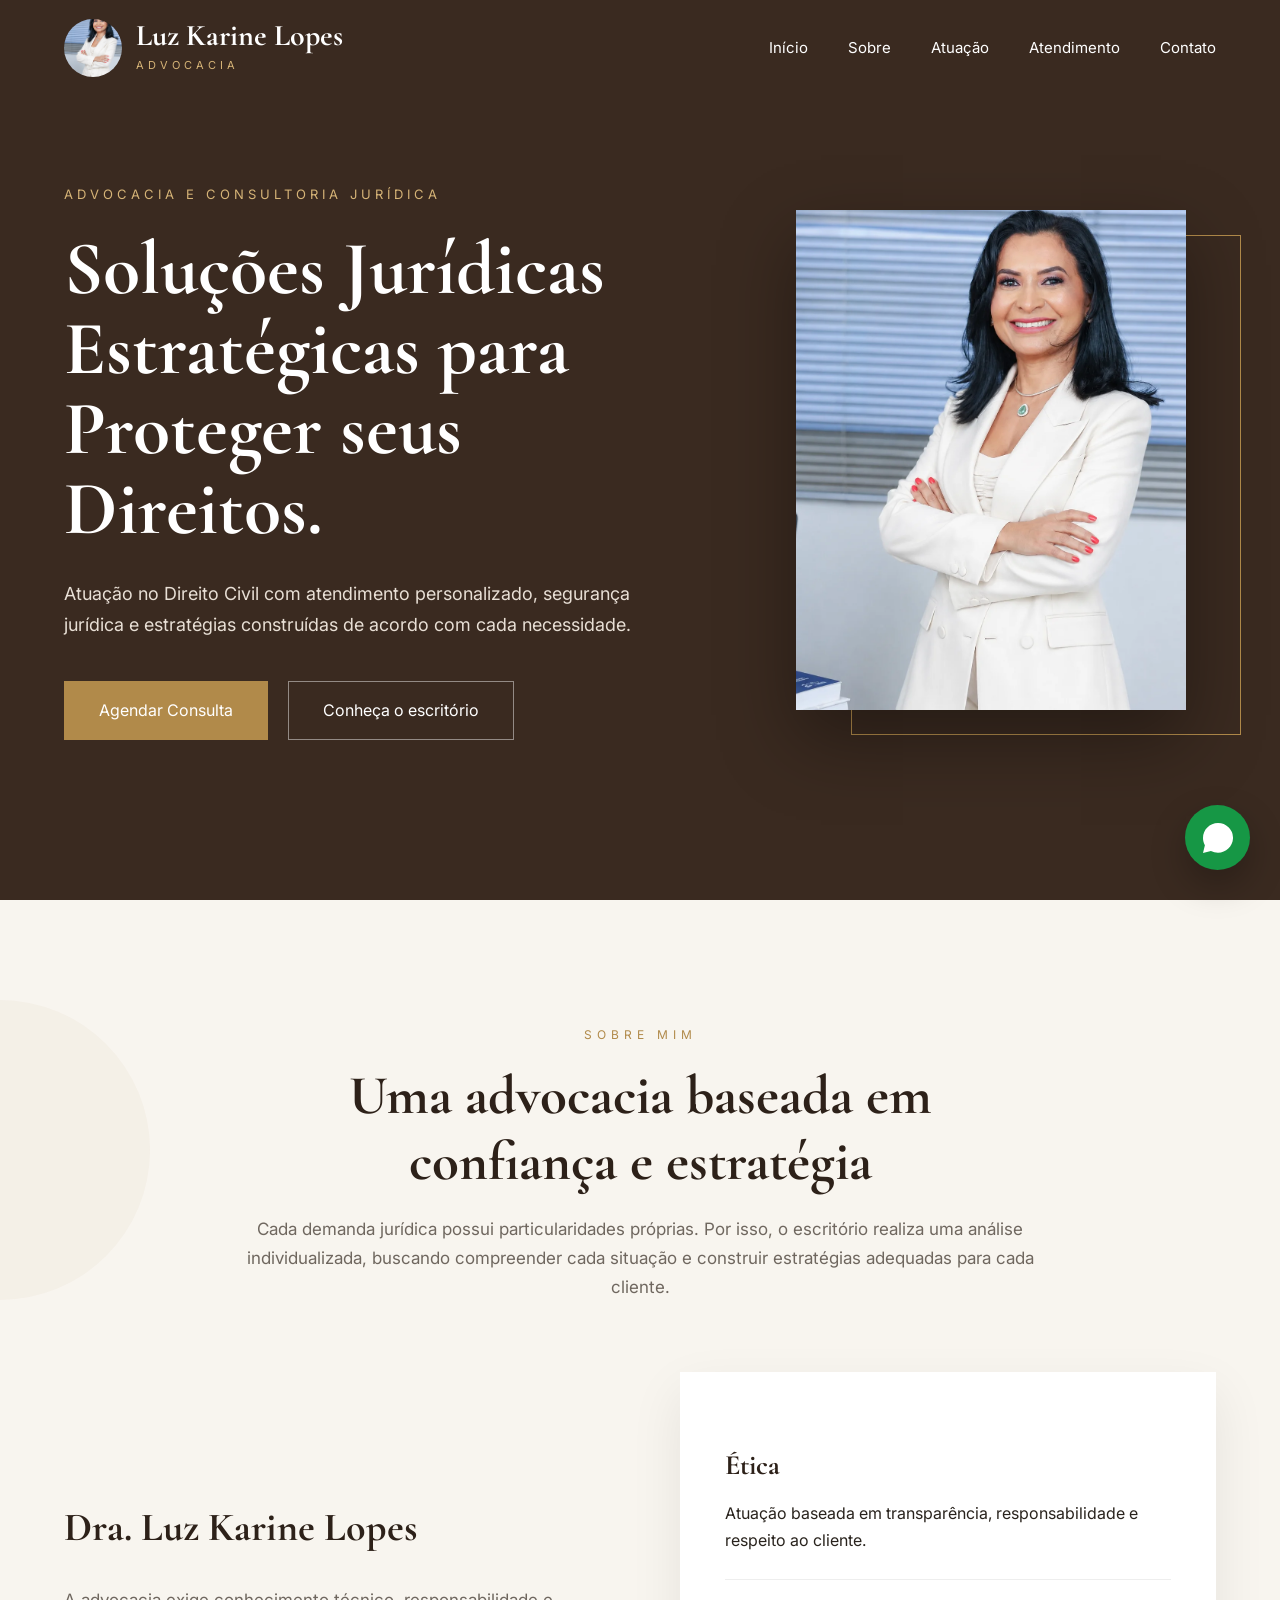
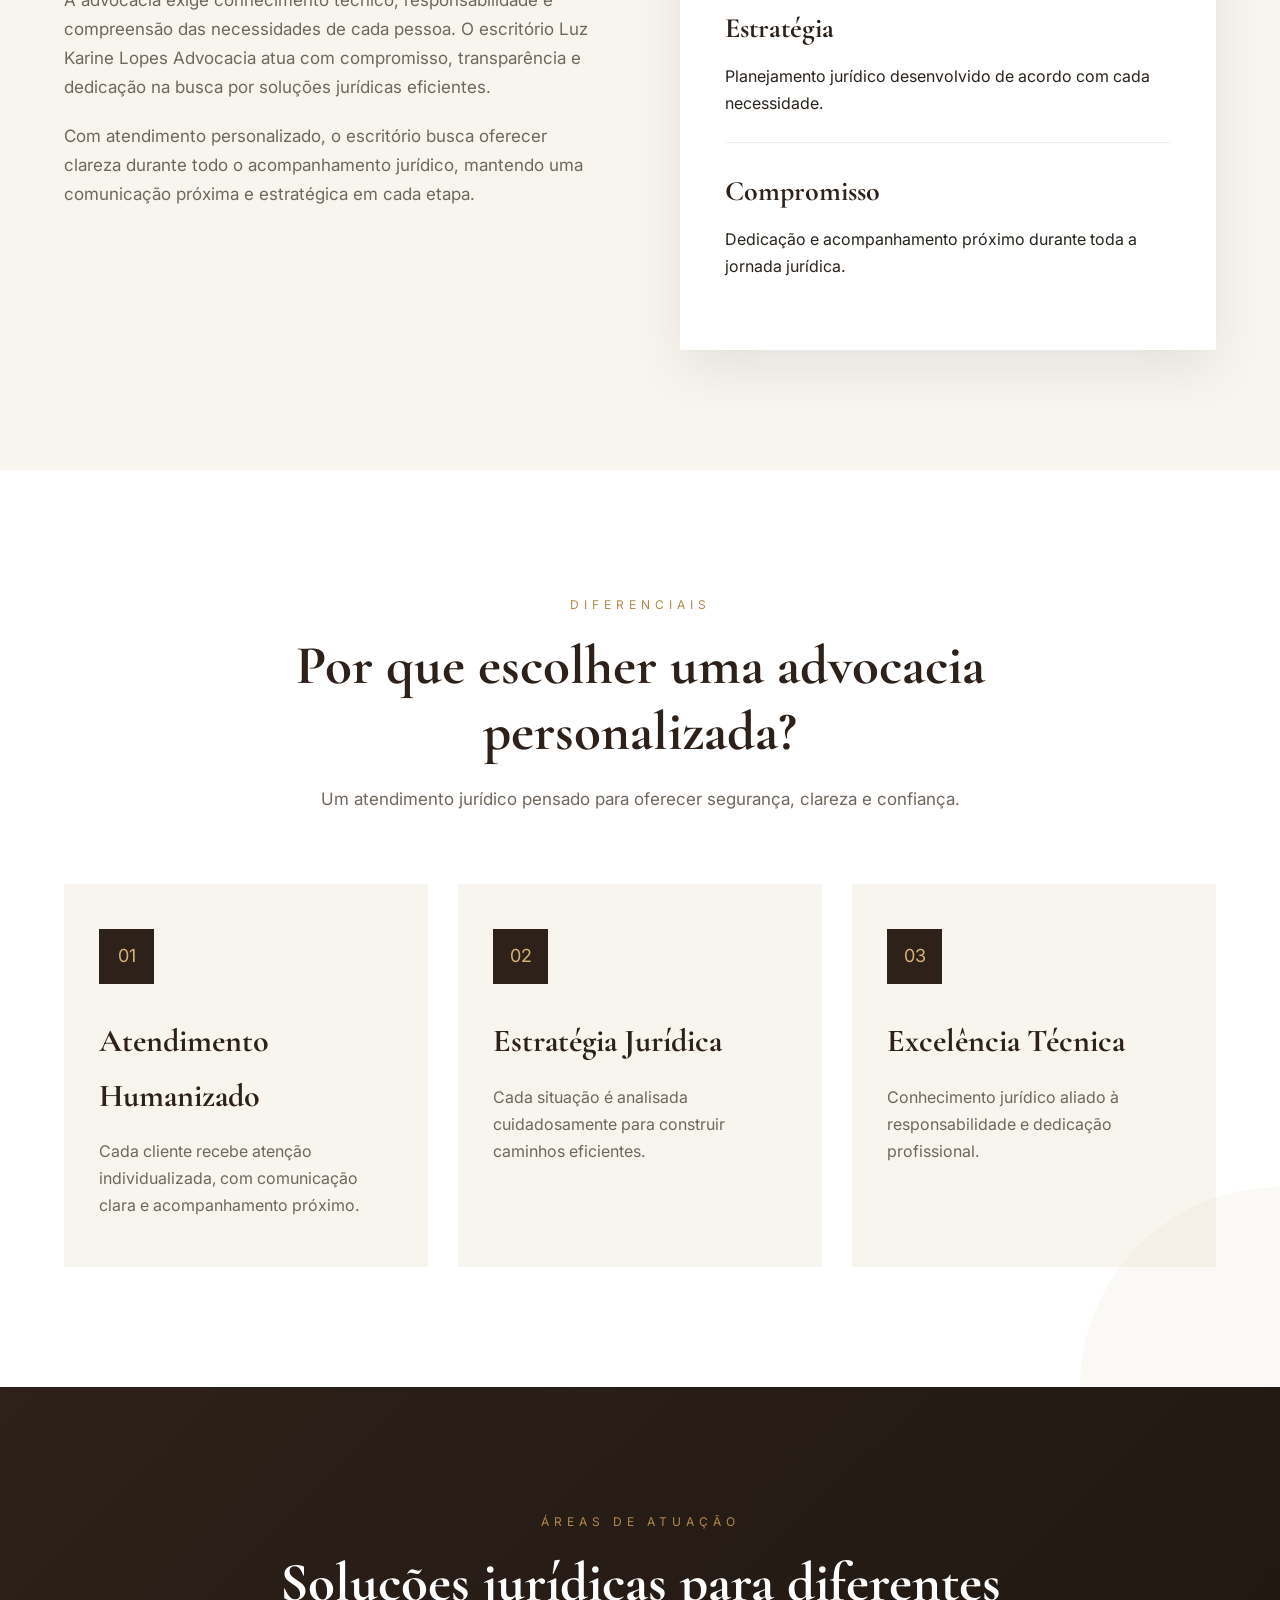
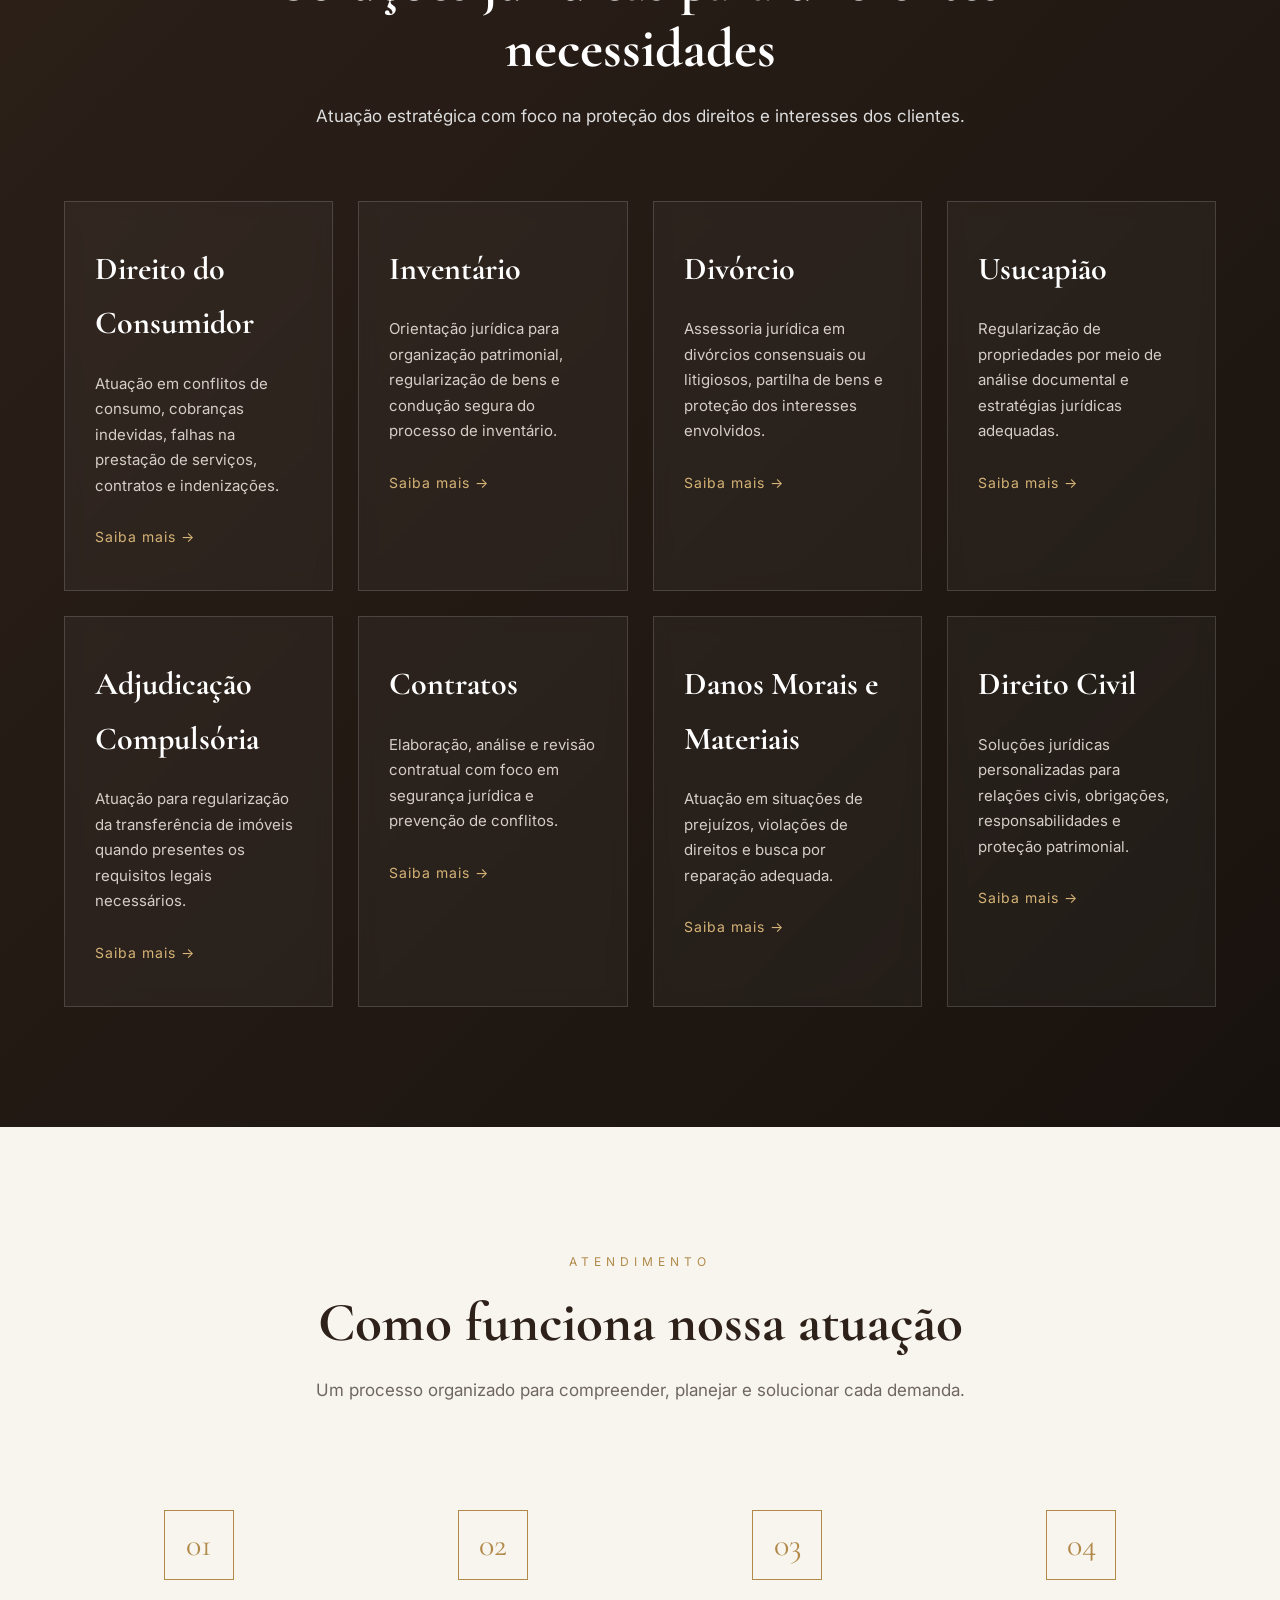
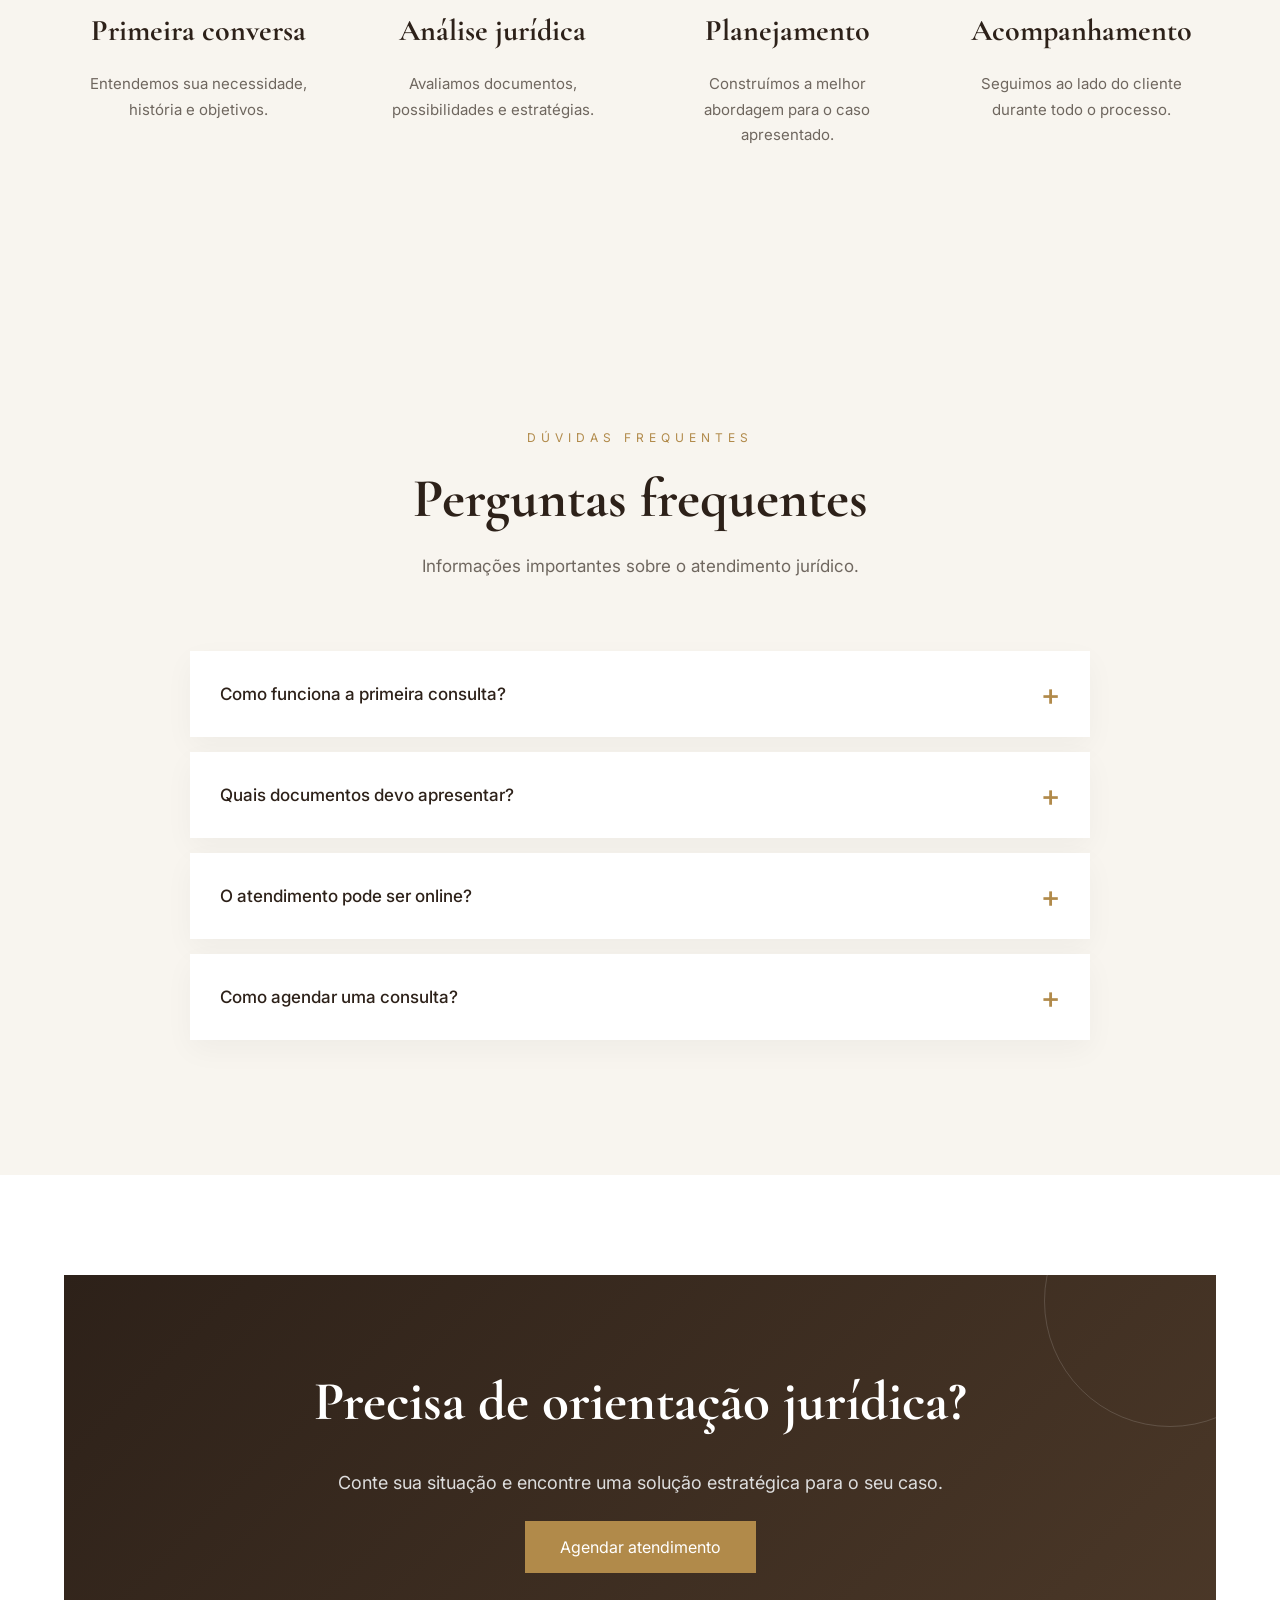
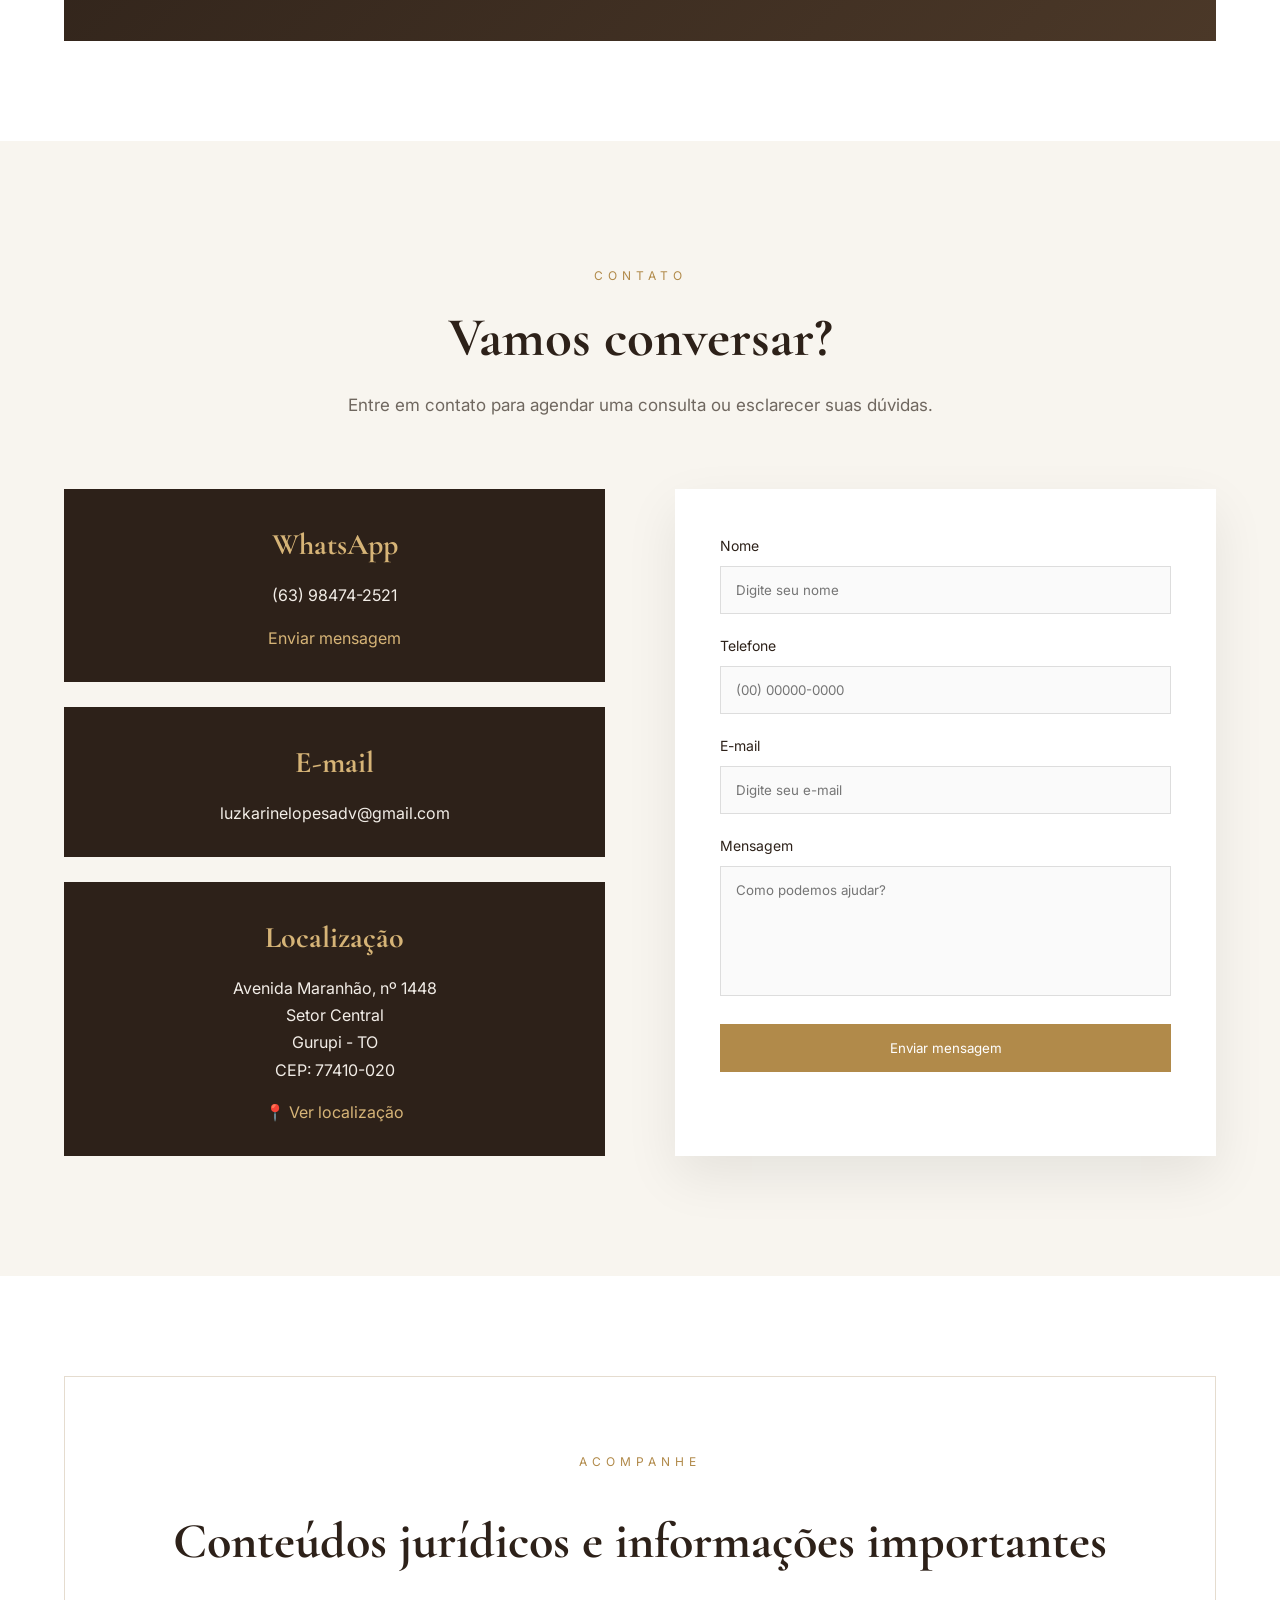
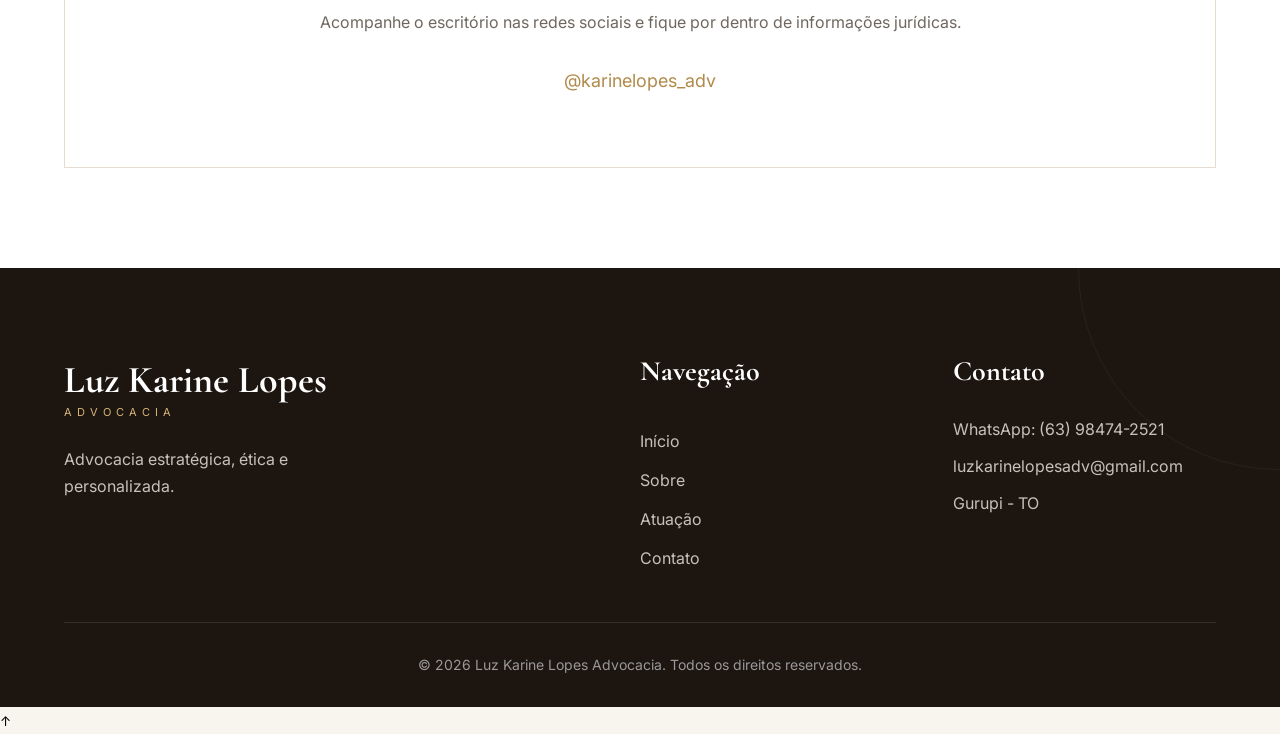
<file: index.html>
<!DOCTYPE html>
<html lang="pt-BR">

<head>

    <!-- Google Analytics -->
<script async src="https://www.googletagmanager.com/gtag/js?id=G-FSE2N05PH6"></script>


<script>
window.dataLayer = window.dataLayer || [];

function gtag(){
    dataLayer.push(arguments);
}

gtag('js', new Date());

gtag('config', 'G-FSE2N05PH6');
</script>
<!-- Fim Google Analytics -->


   <!--microsoft-->

<script type="text/javascript">
    (function(c,l,a,r,i,t,y){
        c[a]=c[a]||function(){(c[a].q=c[a].q||[]).push(arguments)};
        t=l.createElement(r);t.async=1;t.src="https://www.clarity.ms/tag/"+i;
        y=l.getElementsByTagName(r)[0];y.parentNode.insertBefore(t,y);
    })(window, document, "clarity", "script", "xv74y69g3u");
</script>


<meta charset="UTF-8">

<meta name="viewport" content="width=device-width, initial-scale=1.0">


<title>
Luz Karine Lopes | Advocacia Especializada
</title>


<meta name="description" content="Escritório Luz Karine Lopes Advocacia. Atendimento jurídico personalizado, estratégico e humanizado em Direito Civil, Consumidor e Família em Gurupi - TO.">


<meta name="keywords" content="advogada Gurupi, advocacia Gurupi, direito civil, direito consumidor, inventário, divórcio, contratos, usucapião">


<meta name="author" content="Luz Karine Lopes">


<meta name="robots" content="index, follow">

<meta name="google-site-verification" content="TxGKOynH4J1573fpnCdJqug6MHNzHLBrlS7NAgVhgRM" />

<link rel="canonical" href="https://mariaeduardalopes521.github.io/luzkarinelopes.github.io/">



<meta property="og:type" content="website">

<meta property="og:title" content="Luz Karine Lopes | Advocacia">

<meta property="og:description" content="Advocacia estratégica, ética e personalizada para proteger seus direitos.">

<meta property="og:url" content="https://mariaeduardalopes521.github.io/luzkarinelopes.github.io/">

<meta property="og:image" content="https://mariaeduardalopes521.github.io/luzkarinelopes.github.io/perfil.png">

<meta property="og:locale" content="pt_BR">


<meta name="twitter:card" content="summary_large_image">

<meta name="twitter:title" content="Luz Karine Lopes | Advocacia">

<meta name="twitter:description" content="Soluções jurídicas personalizadas com ética e excelência.">

<meta name="twitter:image" content="https://mariaeduardalopes521.github.io/luzkarinelopes.github.io/perfil.png">

<meta name="theme-color" content="#1f1a17">
<meta name="color-scheme" content="light">

<link rel="icon" href="image.png" type="image/png">

<link rel="apple-touch-icon" href="image.png">

<link rel="preconnect" href="https://fonts.googleapis.com">

<link rel="preconnect" href="https://fonts.gstatic.com" crossorigin>

<link
rel="dns-prefetch"
href="//fonts.googleapis.com">

<link
rel="dns-prefetch"
href="//fonts.gstatic.com">


<link href="https://fonts.googleapis.com/css2?family=Cormorant+Garamond:wght@400;500;600;700&family=Inter:wght@300;400;500;600&display=swap" rel="stylesheet">


<link rel="stylesheet" href="style.css">

<link rel="preload" href="perfil.webp" as="image">



<script type="application/ld+json">

{
"@context":"https://schema.org",
"@type":"LegalService",
"name":"Luz Karine Lopes Advocacia",
"url":"https://mariaeduardalopes521.github.io/luzkarinelopes.github.io/",
"image":"https://mariaeduardalopes521.github.io/luzkarinelopes.github.io/perfil.png",
"description":"Escritório de advocacia especializado em atendimento jurídico personalizado.",
"areaServed":"Gurupi - TO",
"founder":{
"@type":"Person",
"name":"Luz Karine Lopes"
}
}

</script>


</head>


<body>



<header class="header" id="header">

<div class="container">

<div class="navbar">



<a href="#inicio" class="logo">

<img
    src="perfil.webp"
    alt="Dra. Luz Karine Lopes - Advogada"
    width="1023"
    height="1537"
    decoding="async"
    fetchpriority="high">

<div class="logo-text">

<h2>
Luz Karine Lopes
</h2>


<span>
ADVOCACIA
</span>


</div>

</a>





<nav class="menu" id="menu">


<a href="#inicio">
Início
</a>


<a href="#sobre">
Sobre
</a>


<a href="#atuacao">
Atuação
</a>


<a href="#atendimento">
Atendimento
</a>


<a href="#contato">
Contato
</a>


</nav>





<button class="menu-mobile" id="menu-mobile" aria-label="Abrir menu">


<span></span>

<span></span>

<span></span>


</button>



</div>

</div>

</header>

<!-- ================= HERO ================= -->

<section class="hero" id="inicio">

<div class="container">


<div class="hero-content">


<div class="hero-text">


<span class="subtitle">
ADVOCACIA E CONSULTORIA JURÍDICA
</span>



<h1>
Soluções Jurídicas Estratégicas para Proteger seus Direitos.
</h1>



<p>
Atuação no Direito Civil com atendimento personalizado,
segurança jurídica e estratégias construídas de acordo
com cada necessidade.
</p>



<div class="hero-buttons">


<a href="#contato" class="btn-primary">
Agendar Consulta
</a>


<a href="#sobre" class="btn-secondary">
Conheça o escritório
</a>


</div>


</div>





<div class="hero-image">


<div class="image-frame">

<img src="perfil.webp" alt="Dra. Luz Karine Lopes - Advogada">

</div>


<div class="gold-detail"></div>


</div>



</div>


</div>


</section>






<!-- ================= SOBRE ================= -->


<section class="sobre" id="sobre">


<div class="container">


<div class="section-header">


<span>
SOBRE MIM
</span>


<h2>
Uma advocacia baseada em confiança e estratégia
</h2>


<p>

Cada demanda jurídica possui particularidades próprias.
Por isso, o escritório realiza uma análise individualizada,
buscando compreender cada situação e construir estratégias
adequadas para cada cliente.

</p>

</div>





<div class="sobre-grid">



<div class="sobre-text">


<h3>
Dra. Luz Karine Lopes
</h3>



<p>

A advocacia exige conhecimento técnico, responsabilidade
e compreensão das necessidades de cada pessoa.
O escritório Luz Karine Lopes Advocacia atua com
compromisso, transparência e dedicação na busca por
soluções jurídicas eficientes.

</p>



<p>

Com atendimento personalizado, o escritório busca oferecer
clareza durante todo o acompanhamento jurídico, mantendo
uma comunicação próxima e estratégica em cada etapa.

</p>



</div>





<div class="sobre-box">


<div class="item">


<h4>
Ética
</h4>


Atuação baseada em transparência,
responsabilidade e respeito ao cliente.

</div>





<div class="item">


<h4>
Estratégia
</h4>


Planejamento jurídico desenvolvido
de acordo com cada necessidade.


</div>





<div class="item">


<h4>
Compromisso
</h4>


Dedicação e acompanhamento próximo
durante toda a jornada jurídica.


</div>



</div>


</div>


</div>


</section>






<!-- ================= DIFERENCIAIS ================= -->


<section class="diferenciais">


<div class="container">


<div class="section-header">


<span>
DIFERENCIAIS
</span>



<h2>
Por que escolher uma advocacia personalizada?
</h2>



<p>
Um atendimento jurídico pensado para oferecer
segurança, clareza e confiança.
</p>


</div>





<div class="cards-diferenciais">



<div class="card">


<div class="icon">
01
</div>


<h3>
Atendimento Humanizado
</h3>


<p>
Cada cliente recebe atenção individualizada,
com comunicação clara e acompanhamento próximo.
</p>


</div>





<div class="card">


<div class="icon">
02
</div>


<h3>
Estratégia Jurídica
</h3>


<p>
Cada situação é analisada cuidadosamente
para construir caminhos eficientes.
</p>


</div>





<div class="card">


<div class="icon">
03
</div>


<h3>
Excelência Técnica
</h3>


<p>
Conhecimento jurídico aliado à responsabilidade
e dedicação profissional.
</p>


</div>




</div>


</div>


</section>

<!-- ================= ATUAÇÃO ================= -->


<section class="atuacao" id="atuacao">


<div class="container">


<div class="section-header light">


<span>
ÁREAS DE ATUAÇÃO
</span>



<h2>
Soluções jurídicas para diferentes necessidades
</h2>



<p>
Atuação estratégica com foco na proteção dos
direitos e interesses dos clientes.
</p>


</div>





<div class="areas-grid">



<div class="area-card">

<h3>
Direito do Consumidor
</h3>


<p>
Atuação em conflitos de consumo, cobranças indevidas,
falhas na prestação de serviços, contratos e indenizações.
</p>


<a href="#contato">
Saiba mais →
</a>

</div>





<div class="area-card">

<h3>
Inventário
</h3>


<p>
Orientação jurídica para organização patrimonial,
regularização de bens e condução segura do processo
de inventário.
</p>


<a href="#contato">
Saiba mais →
</a>

</div>





<div class="area-card">

<h3>
Divórcio
</h3>


<p>
Assessoria jurídica em divórcios consensuais ou litigiosos,
partilha de bens e proteção dos interesses envolvidos.
</p>


<a href="#contato">
Saiba mais →
</a>

</div>





<div class="area-card">

<h3>
Usucapião
</h3>


<p>
Regularização de propriedades por meio de análise
documental e estratégias jurídicas adequadas.
</p>


<a href="#contato">
Saiba mais →
</a>

</div>





<div class="area-card">

<h3>
Adjudicação Compulsória
</h3>


<p>
Atuação para regularização da transferência de imóveis
quando presentes os requisitos legais necessários.
</p>


<a href="#contato">
Saiba mais →
</a>

</div>





<div class="area-card">

<h3>
Contratos
</h3>

<p>
Elaboração, análise e revisão contratual com foco em
segurança jurídica e prevenção de conflitos.
</p>


<a href="#contato">
Saiba mais →
</a>

</div>





<div class="area-card">

<h3>
Danos Morais e Materiais
</h3>


<p>
Atuação em situações de prejuízos, violações de direitos
e busca por reparação adequada.
</p>

<a href="#contato">
Saiba mais →
</a>

</div>





<div class="area-card">

<h3>
Direito Civil
</h3>


<p>
Soluções jurídicas personalizadas para relações civis,
obrigações, responsabilidades e proteção patrimonial.
</p>


<a href="#contato">
Saiba mais →
</a>

</div>




</div>


</div>


</section>







<!-- ================= ATENDIMENTO ================= -->


<section class="atendimento" id="atendimento">


<div class="container">



<div class="section-header">


<span>
ATENDIMENTO
</span>



<h2>
Como funciona nossa atuação
</h2>



<p>
Um processo organizado para compreender,
planejar e solucionar cada demanda.
</p>


</div>






<div class="steps">



<div class="step">


<div class="number">
01
</div>


<h3>
Primeira conversa
</h3>


<p>
Entendemos sua necessidade,
história e objetivos.
</p>


</div>





<div class="step">


<div class="number">
02
</div>


<h3>
Análise jurídica
</h3>


<p>
Avaliamos documentos,
possibilidades e estratégias.
</p>


</div>





<div class="step">


<div class="number">
03
</div>


<h3>
Planejamento
</h3>


<p>
Construímos a melhor abordagem
para o caso apresentado.
</p>


</div>





<div class="step">


<div class="number">
04
</div>


<h3>
Acompanhamento
</h3>


<p>
Seguimos ao lado do cliente
durante todo o processo.
</p>


</div>




</div>


</div>


</section>

<!-- ================= FAQ ================= -->


<section class="faq">


<div class="container">


<div class="section-header">


<span>
DÚVIDAS FREQUENTES
</span>


<h2>
Perguntas frequentes
</h2>


<p>
Informações importantes sobre o atendimento jurídico.
</p>


</div>





<div class="faq-container">



<div class="faq-item">


<button class="faq-question">

Como funciona a primeira consulta?

<span>
+
</span>

</button>


<div class="faq-answer">

<p>
A primeira conversa é destinada a compreender
o caso, analisar informações iniciais e identificar
as melhores possibilidades jurídicas.
</p>

</div>


</div>






<div class="faq-item">


<button class="faq-question">

Quais documentos devo apresentar?

<span>
+
</span>

</button>


<div class="faq-answer">

<p>
Os documentos necessários variam conforme cada
situação. Durante o atendimento serão solicitadas
apenas as informações relevantes.
</p>

</div>


</div>






<div class="faq-item">


<button class="faq-question">

O atendimento pode ser online?

<span>
+
</span>

</button>


<div class="faq-answer">

<p>
Sim. O escritório oferece atendimento digital
para facilitar o acesso dos clientes.
</p>

</div>


</div>






<div class="faq-item">


<button class="faq-question">

Como agendar uma consulta?

<span>
+
</span>

</button>


<div class="faq-answer">

<p>
Entre em contato pelo WhatsApp, telefone ou
formulário disponível nesta página.
</p>

</div>


</div>




</div>


</div>


</section>







<!-- ================= CTA ================= -->


<section class="cta">


<div class="container">


<div class="cta-box">


<h2>
Precisa de orientação jurídica?
</h2>



<p>
Conte sua situação e encontre uma solução
estratégica para o seu caso.
</p>




<a href="#contato" class="btn-primary">

Agendar atendimento

</a>



</div>


</div>


</section>







<!-- ================= CONTATO ================= -->


<section class="contato" id="contato">


<div class="container">



<div class="section-header">


<span>
CONTATO
</span>


<h2>
Vamos conversar?
</h2>


<p>
Entre em contato para agendar uma consulta
ou esclarecer suas dúvidas.
</p>


</div>






<div class="contato-grid">



<div class="contato-info">



<div class="contact-item">


<h3>
WhatsApp
</h3>


<p>
(63) 98474-2521
</p>


<a href="https://wa.me/5563984742521" target="_blank">
Enviar mensagem
</a>


</div>






<div class="contact-item">


<h3>
E-mail
</h3>


<p>
luzkarinelopesadv@gmail.com
</p>


</div>






<div class="contact-item">


<h3>
Localização
</h3>


<p>
Avenida Maranhão, nº 1448<br>
Setor Central<br>
Gurupi - TO<br>
CEP: 77410-020
</p>


<a href="https://maps.app.goo.gl/N3td1AtAvFCYy1LD8" target="_blank">

📍 Ver localização

</a>


</div>



</div>







<div class="contato-form">


<form action="https://formspree.io/f/mzdnwvbo" method="POST">



<div class="form-group">


<label>
Nome
</label>


<input
type="text"
name="nome"
placeholder="Digite seu nome"
required
>


</div>





<div class="form-group">


<label>
Telefone
</label>


<input
type="tel"
name="telefone"
placeholder="(00) 00000-0000"
required
>


</div>





<div class="form-group">


<label>
E-mail
</label>


<input
type="email"
name="email"
placeholder="Digite seu e-mail"
required
>


</div>





<div class="form-group">


<label>
Mensagem
</label>


<textarea
name="mensagem"
placeholder="Como podemos ajudar?"
required
></textarea>


</div>




<button type="submit" class="btn-primary">

Enviar mensagem

</button>




</form>


</div>


</div>


</div>


</section>

<!-- ================= INSTAGRAM ================= -->


<section class="instagram">


<div class="container">


<div class="instagram-box">


<span>
ACOMPANHE
</span>



<h2>
Conteúdos jurídicos e informações importantes
</h2>



<p>
Acompanhe o escritório nas redes sociais
e fique por dentro de informações jurídicas.
</p>



<a
href=""
target="_blank"
>

@karinelopes_adv

</a>



</div>


</div>


</section>







<!-- ================= FOOTER ================= -->


<footer class="footer">


<div class="container">



<div class="footer-grid">





<div class="footer-brand">


<h2>
Luz Karine Lopes
</h2>


<span>
ADVOCACIA
</span>



<p>
Advocacia estratégica,
ética e personalizada.
</p>



</div>






<div class="footer-links">


<h3>
Navegação
</h3>



<a href="#inicio">
Início
</a>



<a href="#sobre">
Sobre
</a>



<a href="#atuacao">
Atuação
</a>



<a href="#contato">
Contato
</a>



</div>







<div class="footer-contact">


<h3>
Contato
</h3>



<p>
WhatsApp: (63) 98474-2521
</p>



<p>
luzkarinelopesadv@gmail.com
</p>



<p>
Gurupi - TO
</p>



</div>




</div>







<div class="footer-bottom">


<p>

© 2026 Luz Karine Lopes Advocacia.
Todos os direitos reservados.

</p>


</div>




</div>


</footer>







<!-- ================= WHATSAPP FLUTUANTE ================= -->


<a

href="https://wa.me/5563984742521?text=Olá,%20gostaria%20de%20agendar%20um%20atendimento."

class="whatsapp-float"

target="_blank"

aria-label="WhatsApp"

>


<svg
xmlns="http://www.w3.org/2000/svg"
viewBox="0 0 16 16"
fill="currentColor"
>


<path d="
M13.601 2.326A7.854 7.854 0 0 0 8.004 0
C3.582 0 0 3.582 0 8.004
c0 1.41.366 2.734 1.008 3.884L0 16l4.21-1.1
a7.96 7.96 0 0 0 3.794.96h.004
c4.422 0 8.004-3.582 8.004-8.004
a7.95 7.95 0 0 0-2.411-5.53Z
"/>


</svg>


</a>







<!-- ================= SCRIPT ================= -->


<script src="script.js" defer></script>



</body>


</html>
</file>
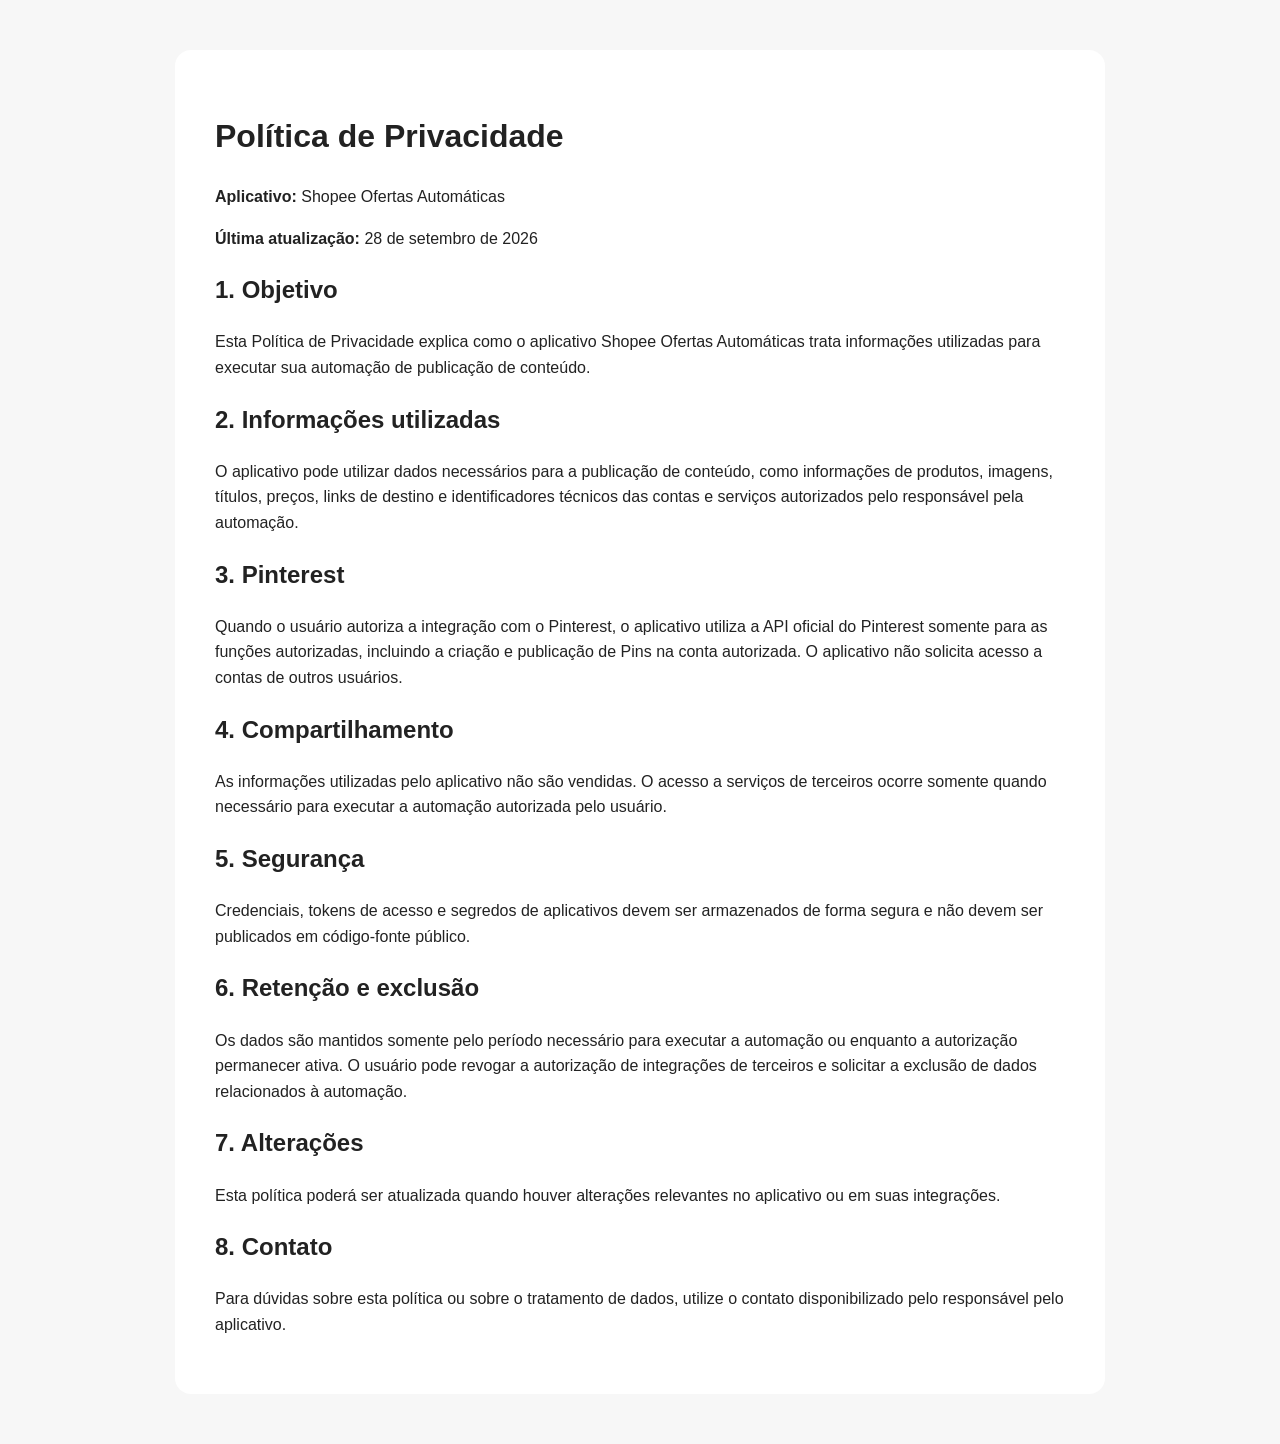
<file: politica-de-privacidade.html>
<!DOCTYPE html>
<html lang="pt-BR">
<head>
  <meta charset="UTF-8">
  <meta name="viewport" content="width=device-width, initial-scale=1.0">
  <title>Política de Privacidade — Shopee Ofertas Automáticas</title>
  <style>
    body{font-family:Arial,sans-serif;line-height:1.6;margin:0;background:#f7f7f7;color:#222}
    main{max-width:850px;margin:50px auto;padding:40px;background:#fff;border-radius:16px}
    h1,h2{color:#222}
  </style>
</head>
<body>
<main>
  <h1>Política de Privacidade</h1>
  <p><strong>Aplicativo:</strong> Shopee Ofertas Automáticas</p>
  <p><strong>Última atualização:</strong> 28 de setembro de 2026</p>

  <h2>1. Objetivo</h2>
  <p>Esta Política de Privacidade explica como o aplicativo Shopee Ofertas Automáticas trata informações utilizadas para executar sua automação de publicação de conteúdo.</p>

  <h2>2. Informações utilizadas</h2>
  <p>O aplicativo pode utilizar dados necessários para a publicação de conteúdo, como informações de produtos, imagens, títulos, preços, links de destino e identificadores técnicos das contas e serviços autorizados pelo responsável pela automação.</p>

  <h2>3. Pinterest</h2>
  <p>Quando o usuário autoriza a integração com o Pinterest, o aplicativo utiliza a API oficial do Pinterest somente para as funções autorizadas, incluindo a criação e publicação de Pins na conta autorizada. O aplicativo não solicita acesso a contas de outros usuários.</p>

  <h2>4. Compartilhamento</h2>
  <p>As informações utilizadas pelo aplicativo não são vendidas. O acesso a serviços de terceiros ocorre somente quando necessário para executar a automação autorizada pelo usuário.</p>

  <h2>5. Segurança</h2>
  <p>Credenciais, tokens de acesso e segredos de aplicativos devem ser armazenados de forma segura e não devem ser publicados em código-fonte público.</p>

  <h2>6. Retenção e exclusão</h2>
  <p>Os dados são mantidos somente pelo período necessário para executar a automação ou enquanto a autorização permanecer ativa. O usuário pode revogar a autorização de integrações de terceiros e solicitar a exclusão de dados relacionados à automação.</p>

  <h2>7. Alterações</h2>
  <p>Esta política poderá ser atualizada quando houver alterações relevantes no aplicativo ou em suas integrações.</p>

  <h2>8. Contato</h2>
  <p>Para dúvidas sobre esta política ou sobre o tratamento de dados, utilize o contato disponibilizado pelo responsável pelo aplicativo.</p>
</main>
</body>
</html>
</file>
<file: style.css>
/* =======================================================
   LUZ KARINE LOPES ADVOCACIA
   STYLE.CSS
   VERSÃO PREMIUM
======================================================= */


/* =======================================================
   RESET
======================================================= */

*{
    margin:0;
    padding:0;
    box-sizing:border-box;
}

html{
    scroll-behavior:smooth;
}

body{

    font-family:'Inter',sans-serif;

    background:#f8f5ef;

    color:#29231d;

    line-height:1.7;

    overflow-x:hidden;

    -webkit-font-smoothing:antialiased;

    animation:entradaPagina .8s ease;

}


img{

    display:block;

    max-width:100%;

}


a{

    text-decoration:none;

    color:inherit;

}


ul{

    list-style:none;

}


button{

    border:none;

    background:none;

    cursor:pointer;

    font-family:inherit;

}


/* =======================================================
   VARIÁVEIS
======================================================= */

:root{


    --creme:#f8f5ef;

    --bege:#eee5d8;


    --cafe:#2d2119;

    --cafe-claro:#5b4634;


    --dourado:#b18a4a;

    --dourado-claro:#d6b477;


    --texto:#29231d;

    --cinza:#6f675f;


    --branco:#ffffff;


    --sombra:
    0 20px 50px rgba(0,0,0,.08);


    --transicao:.35s ease;


}


/* =======================================================
   CONTAINER
======================================================= */


.container{

    width:90%;

    max-width:1200px;

    margin:auto;

}


/* =======================================================
   HEADER
======================================================= */


.header{

    position:fixed;

    top:0;

    left:0;

    width:100%;

    z-index:999;

    background:transparent;

    transition:var(--transicao);

}



.header.scrolled{


    background:rgba(45,33,25,.95);

    backdrop-filter:blur(15px);

    box-shadow:
    0 10px 30px rgba(0,0,0,.15);

    border-bottom:
    1px solid rgba(255,255,255,.08);


}



.navbar{


    height:95px;

    display:flex;

    align-items:center;

    justify-content:space-between;


}


/* =======================================================
   LOGO
======================================================= */


.logo{


    display:flex;

    align-items:center;

    gap:14px;


}


.logo img{


    width:58px;

    height:58px;

    border-radius:50%;

    object-fit:cover;

}


.logo-text{


    display:flex;

    flex-direction:column;


}


.logo-text h2{


    font-family:'Cormorant Garamond',serif;

    font-size:30px;

    line-height:1;

    color:#fff;


}



.logo-text span{


    margin-top:5px;

    font-size:11px;

    letter-spacing:4px;

    color:var(--dourado-claro);


}



/* =======================================================
   MENU
======================================================= */


.menu{


    display:flex;

    gap:40px;


}



.menu a{


    position:relative;

    color:#fff;

    font-size:15px;


}



.menu a::after{


    content:"";

    position:absolute;

    left:0;

    bottom:-8px;

    width:0;

    height:1px;

    background:var(--dourado);

    transition:.3s;


}



.menu a:hover::after{


    width:100%;


}



.menu-mobile{


    display:none;


}



.menu-mobile span{


    display:block;

    width:28px;

    height:2px;

    margin:6px 0;

    background:#fff;


}



/* =======================================================
   HERO
======================================================= */


.hero{


    position:relative;

    min-height:900px;

    display:flex;

    align-items:center;

    padding:140px 0 120px;

    background:#3a2a20;

    color:#fff;


}



.hero .container{


    position:relative;

    z-index:2;


}



.hero-content{


    display:grid;

    grid-template-columns:1fr 450px;

    gap:70px;

    align-items:center;


}



.subtitle{


    display:inline-block;

    margin-bottom:25px;

    font-size:13px;

    letter-spacing:4px;

    color:var(--dourado-claro);


}



.hero-text h1{


    margin-bottom:30px;

    font-family:'Cormorant Garamond',serif;

    font-size:clamp(48px,6vw,76px);

    line-height:1.05;


}



.hero-text p{


    max-width:600px;

    margin-bottom:40px;

    font-size:18px;

    color:#e8dfd5;


}



.hero-buttons{


    display:flex;

    gap:20px;


}



.btn-primary{


    padding:16px 35px;

    background:var(--dourado);

    color:#fff;

    transition:.3s;


}



.btn-primary:hover{


    background:#987238;

    transform:translateY(-3px);


}



.btn-secondary{


    padding:15px 34px;

    border:1px solid rgba(255,255,255,.45);

    color:#fff;

    transition:.3s;


}



.btn-secondary:hover{


    background:#fff;

    color:var(--cafe);


}
/* =======================================================
   HERO - IMAGEM
======================================================= */


.hero-image{

    position:relative;

    display:flex;

    justify-content:center;

}



.image-frame{

    width:390px;

    height:500px;

    overflow:hidden;

    position:relative;

    z-index:2;

    box-shadow:
    0 30px 70px rgba(0,0,0,.35);

    animation:
    movimentoImagem 6s ease-in-out infinite;

}



.image-frame img{

    width:100%;

    height:100%;

    object-fit:cover;

}



.gold-detail{

    position:absolute;

    width:390px;

    height:500px;

    right:-25px;

    bottom:-25px;

    border:1px solid var(--dourado);

    z-index:1;

    animation:
    bordaFlutuante 5s infinite;

}


/* =======================================================
   TÍTULOS DAS SEÇÕES
======================================================= */


.section-header{

    max-width:800px;

    margin:0 auto 70px;

    text-align:center;

}



.section-header span{

    display:inline-block;

    margin-bottom:18px;

    font-size:12px;

    letter-spacing:5px;

    color:var(--dourado);


}



.section-header h2{


    margin-bottom:20px;

    font-family:'Cormorant Garamond',serif;

    font-size:clamp(38px,5vw,55px);

    line-height:1.2;

    color:var(--cafe);


}



.section-header p{

    font-size:17px;

    color:var(--cinza);

}



.section-header.light h2{

    color:#fff;

}



.section-header.light p{

    color:#ddd;

}



/* =======================================================
   SOBRE
======================================================= */


.sobre{


    position:relative;

    overflow:hidden;

    padding:120px 0;

    background:var(--creme);


}



.sobre::before{


    content:"";

    position:absolute;

    width:300px;

    height:300px;

    left:-150px;

    top:100px;

    border-radius:50%;

    background:
    rgba(177,138,74,.05);


}



.sobre-grid{


    display:grid;

    grid-template-columns:1fr 1fr;

    gap:80px;

    align-items:center;


}



.sobre-text h3{


    margin-bottom:25px;

    font-family:'Cormorant Garamond',serif;

    font-size:40px;

    color:var(--cafe);


}



.sobre-text p{


    margin-bottom:20px;

    font-size:17px;

    color:var(--cinza);


}



.sobre-box{


    padding:45px;

    background:#fff;

    box-shadow:var(--sombra);


}



.sobre-box .item{


    padding:25px 0;

    border-bottom:
    1px solid #eee;


}



.sobre-box .item:last-child{


    border-bottom:none;


}



.sobre-box h4{


    margin-bottom:10px;

    font-family:'Cormorant Garamond',serif;

    font-size:28px;

    color:var(--cafe);


}



.sobre-box p{


    font-size:15px;

    color:var(--cinza);


}



/* =======================================================
   DIFERENCIAIS
======================================================= */


.diferenciais{


    position:relative;

    overflow:hidden;

    padding:120px 0;

    background:#fff;


}



.diferenciais::after{


    content:"";

    position:absolute;

    width:400px;

    height:400px;

    right:-200px;

    bottom:-200px;

    border-radius:50%;

    background:
    rgba(177,138,74,.05);


}



.cards-diferenciais{


    display:grid;

    grid-template-columns:repeat(3,1fr);

    gap:30px;


}



.card{


    position:relative;

    overflow:hidden;

    padding:45px 35px;

    background:var(--creme);

    border-bottom:
    2px solid transparent;

    transition:.35s;


}



.card:hover{


    transform:translateY(-10px);

    box-shadow:var(--sombra);

    border-bottom-color:
    var(--dourado);


}



.card::before{


    content:"";

    position:absolute;

    left:0;

    bottom:0;

    width:0;

    height:2px;

    background:var(--dourado);

    transition:.35s;


}



.card:hover::before{


    width:100%;


}



.icon{


    width:55px;

    height:55px;

    margin-bottom:30px;

    display:flex;

    align-items:center;

    justify-content:center;

    background:var(--cafe);

    color:var(--dourado-claro);

    font-size:18px;


}



.card h3{


    margin-bottom:15px;

    font-family:'Cormorant Garamond',serif;

    font-size:32px;

    color:var(--cafe);


}



.card p{


    font-size:16px;

    color:var(--cinza);


}


/* =======================================================
   ÁREAS DE ATUAÇÃO
======================================================= */


.atuacao{


    padding:120px 0;

    background:
    linear-gradient(
    135deg,
    #2d2119,
    #18120e
    );


}



.areas-grid{


    display:grid;

    grid-template-columns:repeat(4,1fr);

    gap:25px;


}



.area-card{


    position:relative;

    overflow:hidden;

    padding:40px 30px;

    border:
    1px solid rgba(255,255,255,.15);

    background:
    rgba(255,255,255,.04);

    backdrop-filter:blur(8px);

    transition:.35s;


}



.area-card:hover{


    transform:translateY(-8px);

    background:
    rgba(255,255,255,.08);


}



.area-card::before{


    content:"";

    position:absolute;

    left:0;

    bottom:0;

    width:0;

    height:2px;

    background:var(--dourado);

    transition:.35s;


}



.area-card:hover::before{


    width:100%;


}



.area-card h3{


    margin-bottom:20px;

    font-family:'Cormorant Garamond',serif;

    font-size:32px;

    color:#fff;


}



.area-card p{


    margin-bottom:25px;

    font-size:15px;

    color:#d5cec6;


}



.area-card a{


    font-size:14px;

    letter-spacing:1px;

    color:var(--dourado-claro);


}
/* =======================================================
   ESTATÍSTICAS
======================================================= */


.estatisticas{


    padding:70px 0;

    background:var(--bege);


}



.stats-grid{


    display:grid;

    grid-template-columns:repeat(4,1fr);

    gap:30px;

    text-align:center;


}



.stat strong{


    display:block;

    font-family:'Cormorant Garamond',serif;

    font-size:60px;

    line-height:1;

    color:var(--cafe);


}



.stat strong::after{


    content:"+";

    font-size:40px;

    color:var(--dourado);


}



.stat span{


    display:block;

    margin-top:15px;

    font-size:15px;

    color:var(--cinza);


}



/* =======================================================
   ATENDIMENTO
======================================================= */


.atendimento{


    padding:120px 0;

    background:var(--creme);


}



.steps{


    display:grid;

    grid-template-columns:repeat(4,1fr);

    gap:25px;


}



.step{


    padding:35px 20px;

    text-align:center;


}



.step .number{


    width:70px;

    height:70px;

    margin:0 auto 25px;

    display:flex;

    align-items:center;

    justify-content:center;

    border:1px solid var(--dourado);

    font-family:'Cormorant Garamond',serif;

    font-size:32px;

    color:var(--dourado);


}



.step h3{


    margin-bottom:15px;

    font-family:'Cormorant Garamond',serif;

    font-size:30px;

    color:var(--cafe);


}



.step p{


    font-size:15px;

    color:var(--cinza);


}



/* =======================================================
   DEPOIMENTOS
======================================================= */


.depoimentos{


    padding:120px 0;

    background:#fff;


}



.depoimentos-grid{


    display:grid;

    grid-template-columns:repeat(3,1fr);

    gap:30px;


}



.depoimento-card{


    padding:40px 35px;

    background:var(--creme);

    border-left:
    3px solid var(--dourado);

    transition:.35s;


}



.depoimento-card:hover{


    transform:translateY(-8px);

    box-shadow:var(--sombra);


}



.depoimento-card p{


    margin-bottom:30px;

    font-size:16px;

    font-style:italic;

    color:var(--cinza);


}



.depoimento-card h4{


    font-family:'Cormorant Garamond',serif;

    font-size:25px;

    color:var(--cafe);


}



.depoimento-card span{


    font-size:13px;

    color:var(--dourado);


}



/* =======================================================
   FAQ
======================================================= */


.faq{


    padding:120px 0;

    background:var(--creme);


}



.faq-container{


    max-width:900px;

    margin:auto;


}



.faq-item{


    margin-bottom:15px;

    background:#fff;

    box-shadow:
    0 10px 30px rgba(0,0,0,.04);

    transition:.35s;


}



.faq-item:hover{


    box-shadow:
    0 15px 40px rgba(0,0,0,.08);


}



.faq-question{


    width:100%;

    padding:25px 30px;

    display:flex;

    justify-content:space-between;

    align-items:center;

    text-align:left;

    color:var(--cafe);

    font-size:17px;

    font-weight:500;


}



.faq-question span{


    font-size:30px;

    color:var(--dourado);

    transition:.3s;


}



.faq-answer{


    max-height:0;

    overflow:hidden;

    transition:max-height .4s ease;


}



.faq-answer p{


    padding:
    0 30px 25px;

    color:var(--cinza);


}



.faq-item.active .faq-answer{


    max-height:220px;


}



.faq-item.active .faq-question span{


    transform:rotate(45deg);


}



/* =======================================================
   CTA
======================================================= */


.cta{


    padding:100px 0;

    background:#fff;

    position:relative;

    overflow:hidden;


}



.cta-box{


    position:relative;

    overflow:hidden;

    padding:80px 50px;

    text-align:center;

    color:#fff;

    background:
    linear-gradient(
    135deg,
    #2d2119,
    #4b3828
    );


}



.cta-box::before{


    content:"";

    position:absolute;

    top:-100px;

    right:-80px;

    width:250px;

    height:250px;

    border-radius:50%;

    border:
    1px solid rgba(255,255,255,.15);


}



.cta-box h2{


    position:relative;

    margin-bottom:20px;

    font-family:'Cormorant Garamond',serif;

    font-size:55px;


}



.cta-box p{


    position:relative;

    margin-bottom:35px;

    font-size:18px;

    color:#ddd;


}



.cta-box .btn-primary{


    position:relative;

}

/* =======================================================
   CONTATO
======================================================= */


.contato{


    position:relative;

    overflow:hidden;

    padding:120px 0;

    background:var(--creme);


}



.contato-grid{


    display:grid;

    grid-template-columns:1fr 1fr;

    gap:70px;


}



.contato-info{


    display:flex;

    flex-direction:column;

    gap:25px;


}



.contact-item{


    padding:30px;

    text-align:center;

    background:var(--cafe);

    color:#fff;


}



.contact-item h3{


    margin-bottom:12px;

    font-family:'Cormorant Garamond',serif;

    font-size:30px;

    color:var(--dourado-claro);


}



.contact-item p{


    color:#f2ede7;


}



.contact-item a{


    display:inline-block;

    margin-top:15px;

    color:var(--dourado-claro);


}



.contact-item a:hover{


    text-decoration:underline;


}



.contato-form{


    padding:45px;

    background:#fff;

    box-shadow:var(--sombra);


}



.contato-form form{


    display:flex;

    flex-direction:column;


}



.form-group{


    margin-bottom:20px;


}



.form-group label{


    display:block;

    margin-bottom:8px;

    font-size:14px;

    color:var(--cafe);


}



.form-group input,
.form-group textarea{


    width:100%;

    padding:15px;

    border:1px solid #ddd;

    background:#fafafa;

    outline:none;

    font-family:'Inter',sans-serif;


}



.form-group textarea{


    height:130px;

    resize:none;


}



.form-group input:focus,
.form-group textarea:focus{


    background:#fff;

    border-color:var(--dourado);


}



/* =======================================================
   LOCALIZAÇÃO
======================================================= */


.localizacao{


    padding:0 0 100px;

    background:var(--creme);


}



.map-area{


    height:400px;

    position:relative;

    overflow:hidden;

    display:flex;

    align-items:center;

    justify-content:center;

    background:
    linear-gradient(
    135deg,
    #ddd5c8,
    #eee7dc
    );


}



.map-area::before{


    content:"";

    position:absolute;

    inset:0;

    background:
    linear-gradient(
    135deg,
    rgba(45,33,25,.08),
    transparent
    );


}



.map-placeholder{


    position:relative;

    z-index:2;

    text-align:center;

    padding:40px;


}



.map-placeholder h3{


    margin-bottom:15px;

    font-family:'Cormorant Garamond',serif;

    font-size:38px;

    color:var(--cafe);


}



.map-placeholder p{


    color:var(--cinza);


}



.map-link{


    display:inline-block;

    margin-top:18px;

    color:var(--dourado);

    transition:.3s;


}



.map-link:hover{


    text-decoration:underline;


}



/* =======================================================
   INSTAGRAM
======================================================= */


.instagram{


    padding:100px 0;

    background:#fff;


}



.instagram-box{


    padding:70px 40px;

    text-align:center;

    border:1px solid #e5dccf;


}



.instagram-box span{


    font-size:12px;

    letter-spacing:5px;

    color:var(--dourado);


}



.instagram-box h2{


    margin:25px 0;

    font-family:'Cormorant Garamond',serif;

    font-size:50px;

    color:var(--cafe);


}



.instagram-box p{


    margin-bottom:30px;

    color:var(--cinza);


}



.instagram-box a{


    position:relative;

    font-size:18px;

    color:var(--dourado);


}



.instagram-box a::after{


    content:"";

    position:absolute;

    left:0;

    bottom:-5px;

    width:0;

    height:1px;

    background:var(--dourado);

    transition:.3s;


}



.instagram-box a:hover::after{


    width:100%;


}



/* =======================================================
   FOOTER
======================================================= */


.footer{


    position:relative;

    overflow:hidden;

    padding:80px 0 30px;

    background:#1d1510;

    color:#fff;


}



.footer::before{


    content:"";

    position:absolute;

    top:-200px;

    right:-200px;

    width:400px;

    height:400px;

    border-radius:50%;

    border:
    1px solid rgba(255,255,255,.05);


}



.footer-grid{


    position:relative;

    z-index:2;

    display:grid;

    grid-template-columns:2fr 1fr 1fr;

    gap:50px;

    padding-bottom:50px;

    border-bottom:
    1px solid rgba(255,255,255,.1);


}

/* =======================================================
   FOOTER - CONTINUAÇÃO
======================================================= */


.footer-brand h2{

    font-family:'Cormorant Garamond',serif;

    font-size:38px;

}



.footer-brand span{

    display:block;

    margin-top:-10px;

    font-size:11px;

    letter-spacing:5px;

    color:var(--dourado-claro);

}



.footer-brand p{

    margin-top:25px;

    max-width:300px;

    color:#c9c0b8;

}



.footer h3{

    margin-bottom:20px;

    font-family:'Cormorant Garamond',serif;

    font-size:28px;

}



.footer-links{

    display:flex;

    flex-direction:column;

    gap:12px;

}



.footer-links a{

    color:#c9c0b8;

    transition:.3s;

}



.footer-links a:hover{

    color:var(--dourado-claro);

}



.footer-contact p{

    margin-bottom:10px;

    color:#c9c0b8;

}



.footer-bottom{


    position:relative;

    z-index:2;

    padding-top:30px;

    text-align:center;

    font-size:14px;

    color:#999;


}



/* =======================================================
   WHATSAPP FLUTUANTE
======================================================= */


.whatsapp-float{


    position:fixed;

    right:30px;

    bottom:30px;

    width:65px;

    height:65px;

    border-radius:50%;

    display:flex;

    align-items:center;

    justify-content:center;

    background:#169745;

    color:#fff;

    z-index:9999;

    box-shadow:
    0 15px 35px rgba(0,0,0,.25);

    animation:pulseWhats 2.5s infinite;


}



.whatsapp-float svg{

    width:30px;

    height:30px;

}



.whatsapp-float:hover{


    transform:translateY(-6px) scale(1.08);


}



@keyframes pulseWhats{


    0%{

        box-shadow:
        0 0 0 0 rgba(37,211,102,.7);

    }


    70%{

        box-shadow:
        0 0 0 18px rgba(37,211,102,0);

    }


    100%{

        box-shadow:
        0 0 0 0 rgba(37,211,102,0);

    }


}



/* =======================================================
   ANIMAÇÕES
======================================================= */


@keyframes entradaPagina{


    from{

        opacity:0;

    }


    to{

        opacity:1;

    }


}



@keyframes movimentoImagem{


    0%,100%{

        transform:translateY(0);

    }


    50%{

        transform:translateY(-15px);

    }


}



@keyframes bordaFlutuante{


    0%,100%{

        transform:translate(0,0);

    }


    50%{

        transform:translate(8px,-8px);

    }


}



/* =======================================================
   REVELAÇÃO AO SCROLL
======================================================= */


.fade-up{


    opacity:0;

    transform:translateY(40px);

    transition:.8s ease;


}



.fade-up.show{


    opacity:1;

    transform:translateY(0);


}



.fade-left{


    opacity:0;

    transform:translateX(-50px);

    transition:.8s ease;


}



.fade-left.show{


    opacity:1;

    transform:translateX(0);


}



.fade-right{


    opacity:0;

    transform:translateX(50px);

    transition:.8s ease;


}



.fade-right.show{


    opacity:1;

    transform:translateX(0);


}



/* =======================================================
   RESPONSIVIDADE
======================================================= */


@media(max-width:1100px){


    .hero-content{

        grid-template-columns:1fr;

        text-align:center;

    }


    .hero-text{

        display:flex;

        flex-direction:column;

        align-items:center;

    }


    .hero-image{

        margin-top:60px;

    }


    .areas-grid{

        grid-template-columns:repeat(2,1fr);

    }


    .cards-diferenciais{

        grid-template-columns:repeat(2,1fr);

    }


    .steps{

        grid-template-columns:repeat(2,1fr);

    }


    .stats-grid{

        grid-template-columns:repeat(2,1fr);

    }


    .depoimentos-grid{

        grid-template-columns:repeat(2,1fr);

    }


    .footer-grid{

        grid-template-columns:1fr 1fr;

    }


}



@media(max-width:900px){


    .menu{

        position:absolute;

        top:80px;

        left:0;

        width:100%;

        background:rgba(45,33,25,.98);

        flex-direction:column;

        align-items:center;

        padding:40px 0;

        opacity:0;

        visibility:hidden;

    }



    .menu.active{

        opacity:1;

        visibility:visible;

    }



    .menu-mobile{

        display:block;

    }



    .sobre-grid,
    .contato-grid{

        grid-template-columns:1fr;

    }


}



@media(max-width:600px){


    .container{

        width:92%;

    }



    .hero{

        padding:150px 0 80px;

        min-height:auto;

    }



    .hero-text h1{

        font-size:42px;

    }



    .hero-buttons{

        flex-direction:column;

        width:100%;

    }



    .btn-primary,
    .btn-secondary{

        width:100%;

        text-align:center;

    }



    .image-frame{

        width:280px;

        height:380px;

    }



    .cards-diferenciais,
    .areas-grid,
    .steps,
    .stats-grid,
    .depoimentos-grid{

        grid-template-columns:1fr;

    }



    .footer-grid{

        grid-template-columns:1fr;

        text-align:center;

    }



    .whatsapp-float{

        width:58px;

        height:58px;

        right:20px;

        bottom:20px;

    }


}



@media(max-width:480px){


    .hero-text h1{

        font-size:36px;

    }


    .cta-box h2{

        font-size:34px;

    }


}



/* =======================================================
   AJUSTES FINAIS
======================================================= */


::selection{

    background:var(--dourado);

    color:#fff;

}



button,
a,
input,
textarea{

    transition:.35s ease;

}



button:focus,
a:focus,
input:focus,
textarea:focus{

    outline:2px solid var(--dourado);

    outline-offset:3px;

}



/* =======================================================
   FIM DO STYLE.CSS
======================================================= */
</file>
